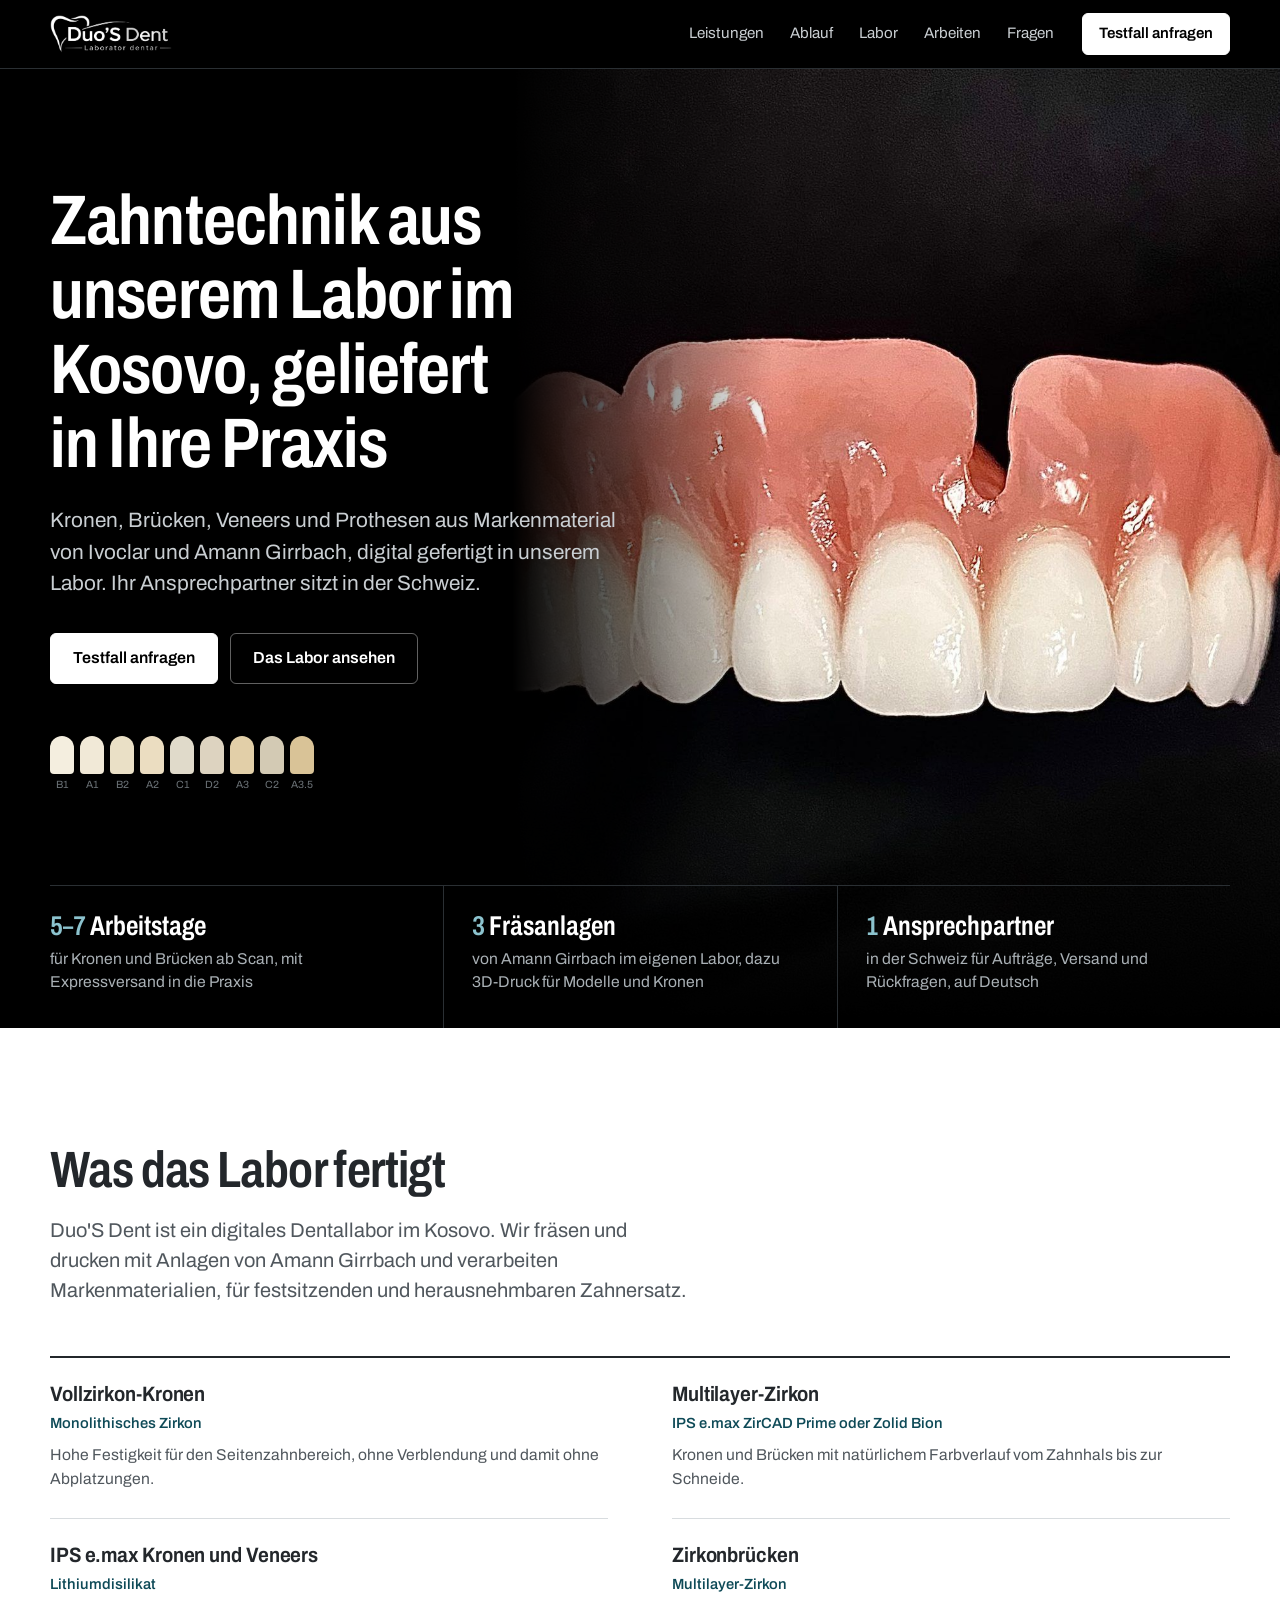
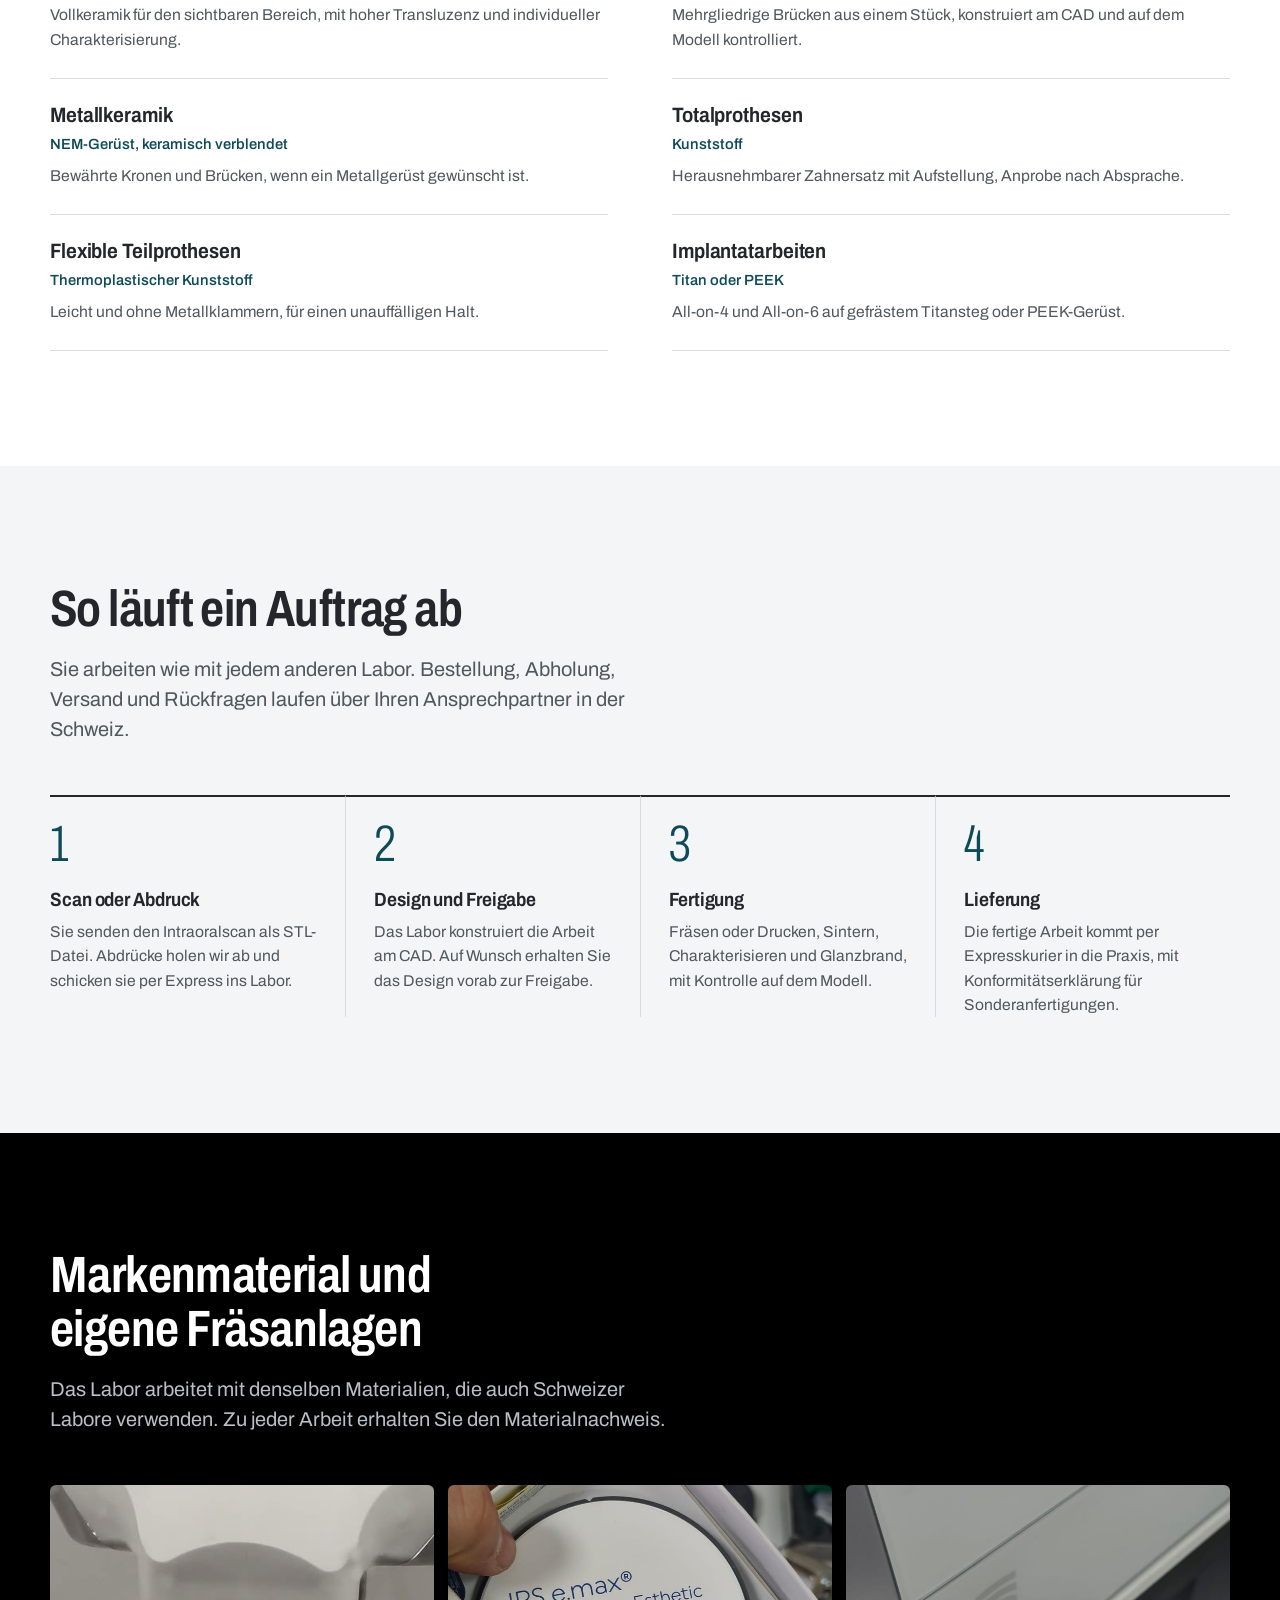
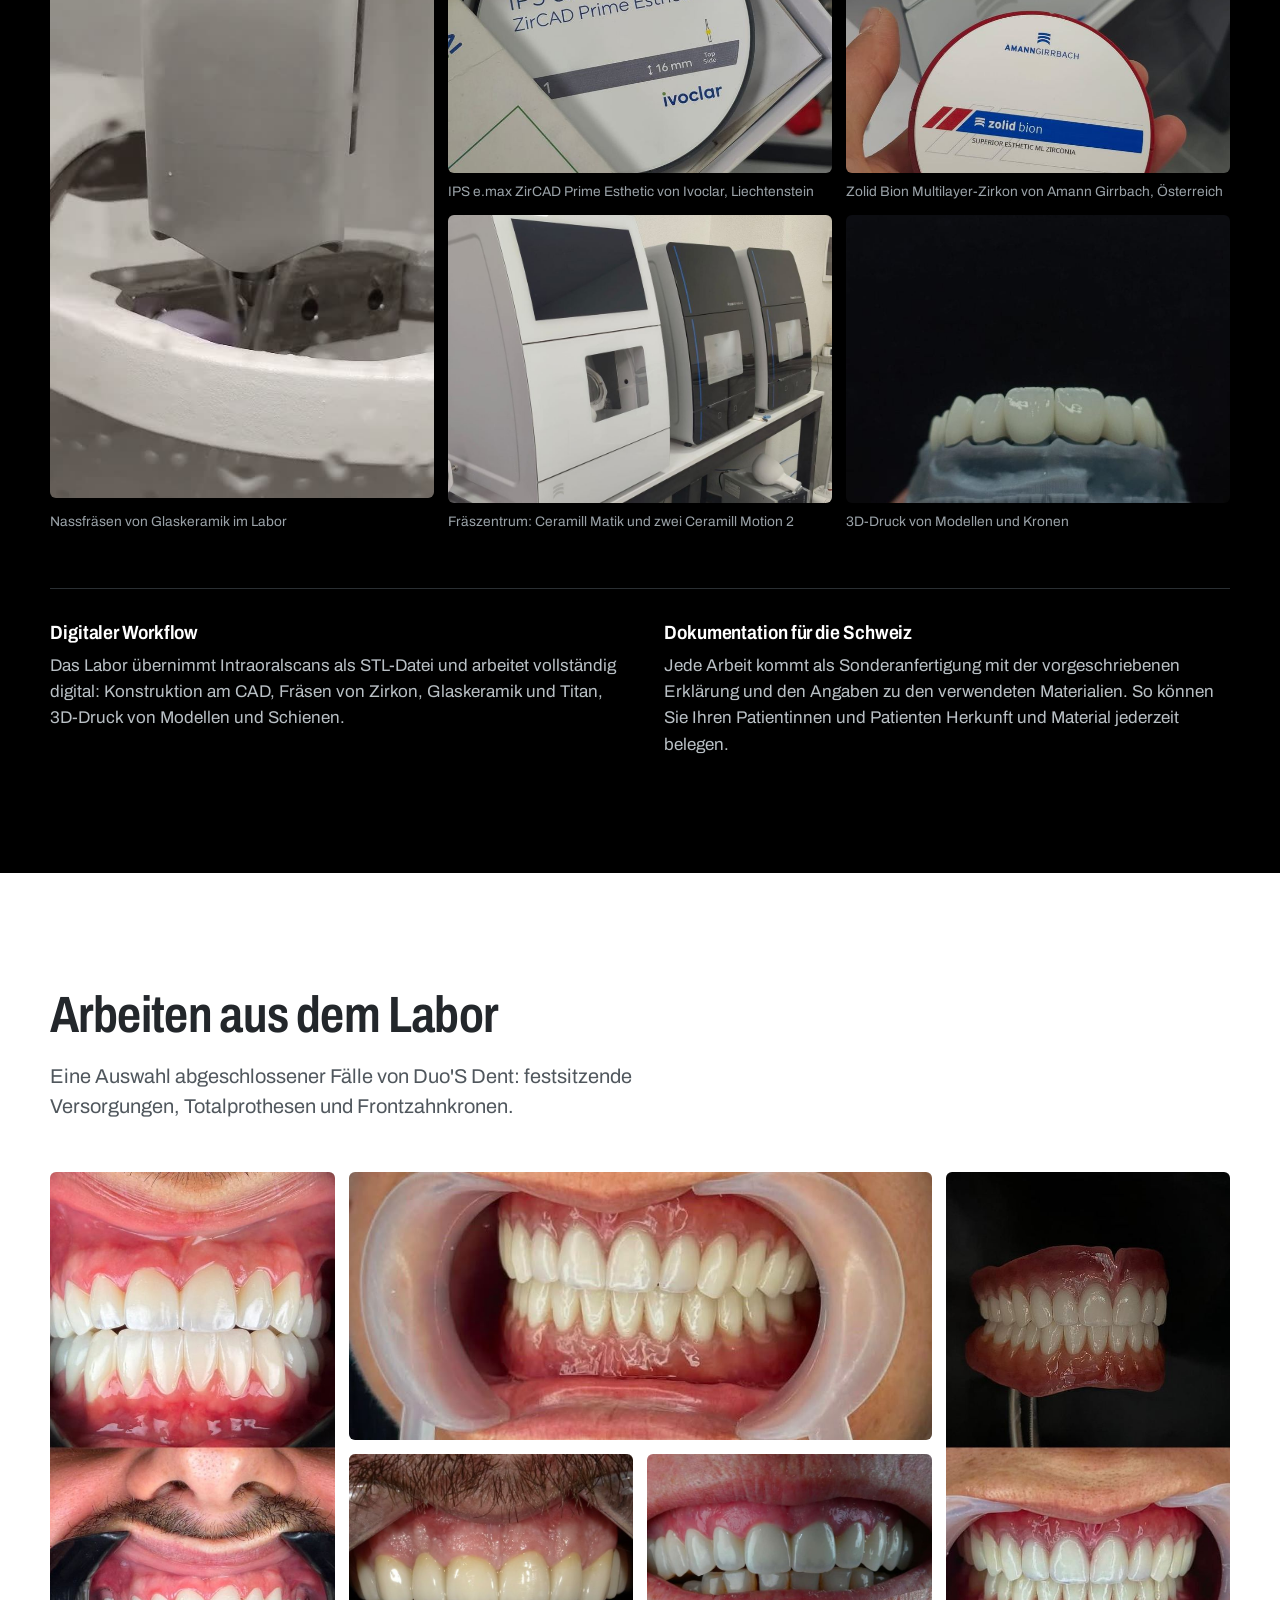
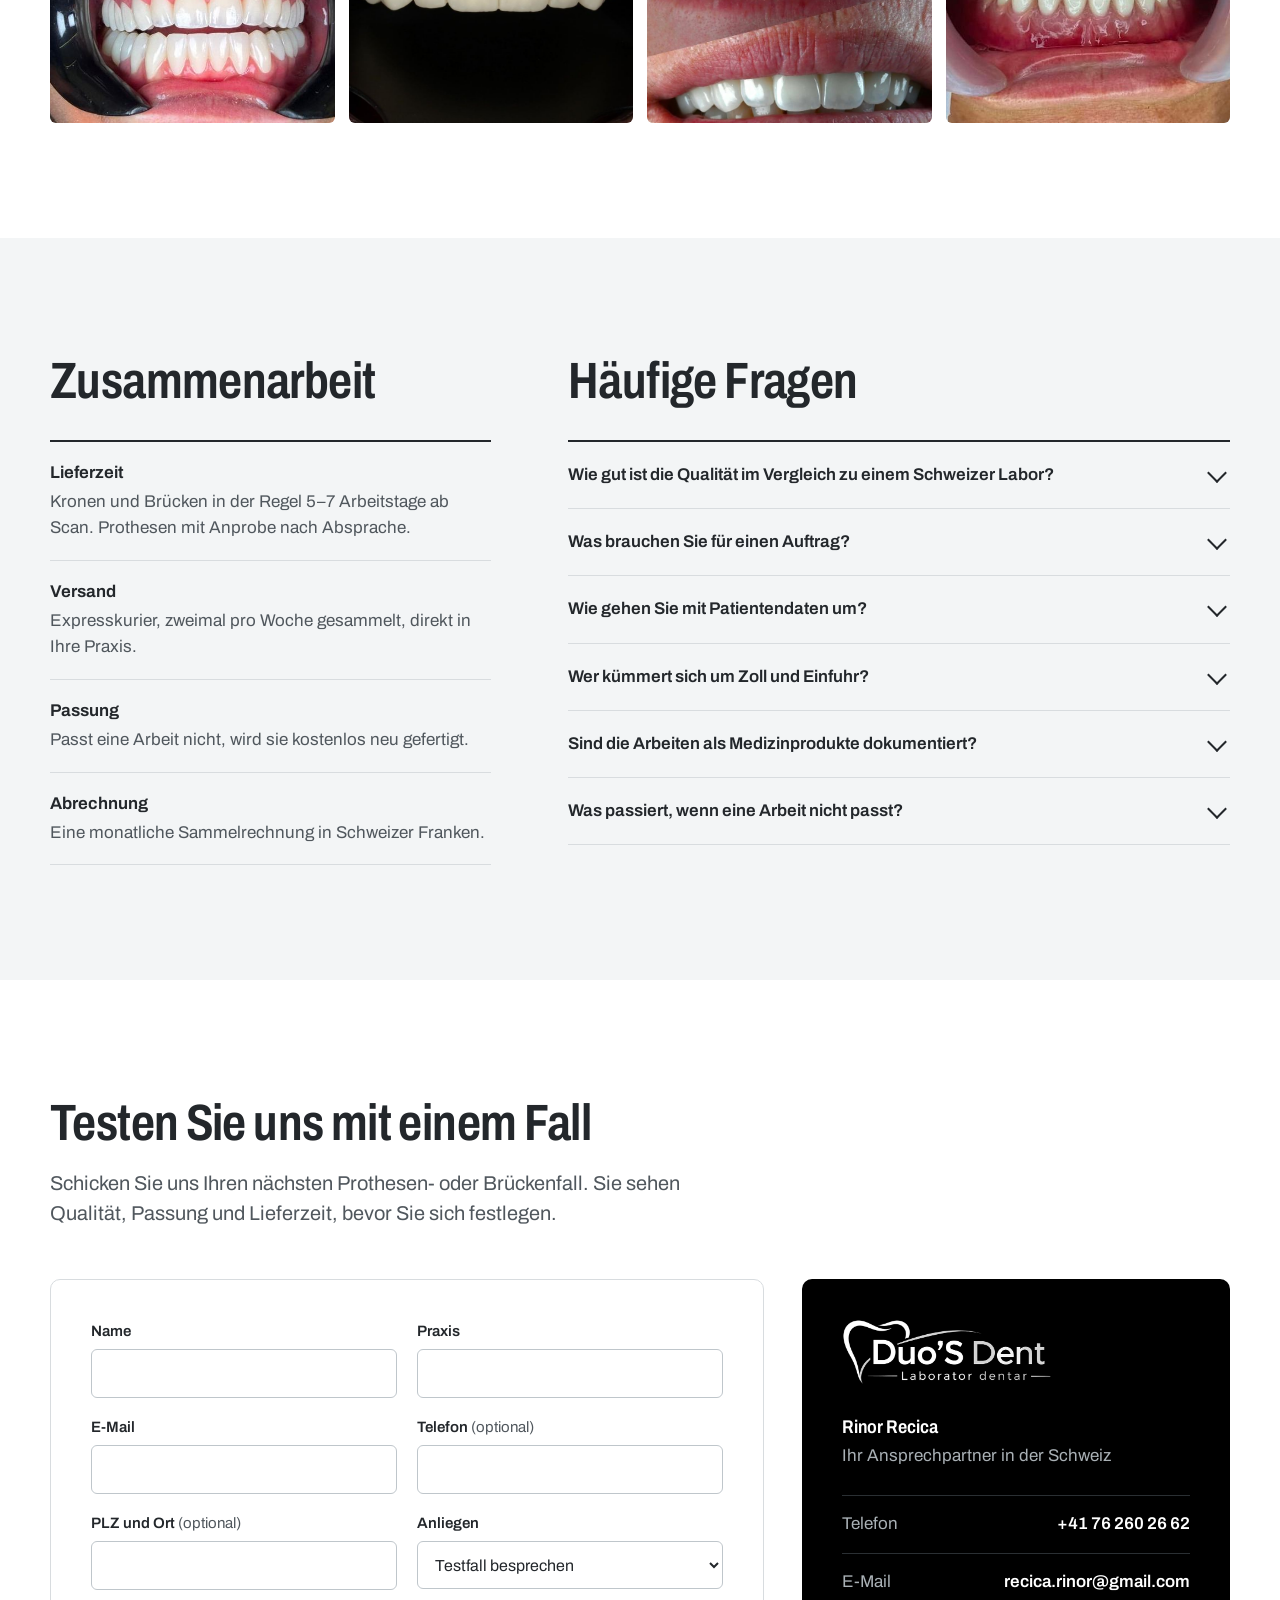
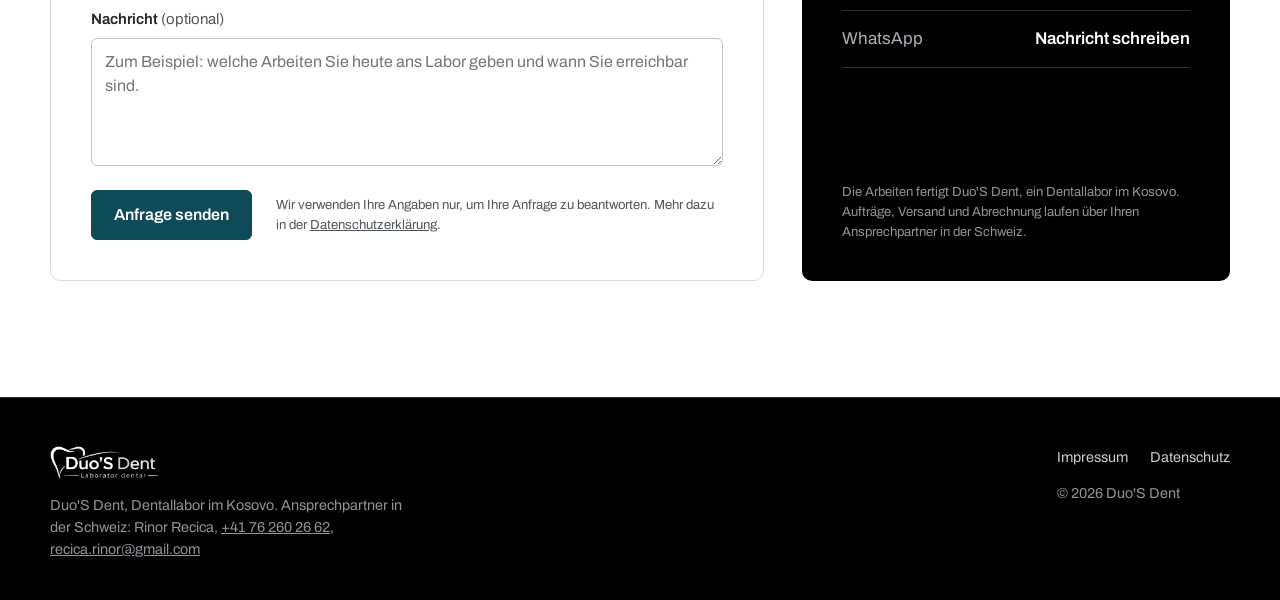
<file: index.html>
<!doctype html>
<html lang="de-CH">
<head>
<meta charset="utf-8">
<meta name="viewport" content="width=device-width, initial-scale=1">
<title>Duo'S Dent | Dentallabor für Schweizer Zahnarztpraxen</title>
<meta name="description" content="Kronen, Brücken, Veneers, Prothesen und Implantatarbeiten aus Markenmaterial, digital gefertigt in unserem Labor im Kosovo und geliefert in Ihre Praxis. Mit Ansprechpartner in der Schweiz.">
<meta name="theme-color" content="#000000">
<!-- Preview only: keeps search engines out until the legal page is complete. Remove at go-live. -->
<meta name="robots" content="noindex, nofollow">
<link rel="icon" type="image/png" sizes="32x32" href="assets/favicon-32.png">
<link rel="apple-touch-icon" href="assets/apple-touch-icon.png">
<link rel="preload" href="assets/fonts/archivo-latin.woff2" as="font" type="font/woff2" crossorigin>
<link rel="stylesheet" href="assets/site.css">

<!-- Social preview. Replace with absolute URLs (https://ihre-domain.ch/...) once the domain is known. -->
<meta property="og:type" content="website">
<meta property="og:locale" content="de_CH">
<meta property="og:title" content="Duo'S Dent: Zahntechnik aus dem Kosovo, geliefert in Ihre Praxis">
<meta property="og:description" content="Kronen, Brücken, Veneers, Prothesen und Implantatarbeiten aus Markenmaterial. Digital gefertigt, mit Ansprechpartner in der Schweiz.">
<meta property="og:image" content="assets/og-image.jpg">
<meta property="og:image:width" content="1200">
<meta property="og:image:height" content="630">
<meta name="twitter:card" content="summary_large_image">

<script type="application/ld+json">
{
  "@context": "https://schema.org",
  "@type": "Organization",
  "name": "Duo'S Dent",
  "description": "Digitales Dentallabor im Kosovo für Schweizer Zahnarztpraxen: Kronen, Brücken, Veneers, Prothesen und Implantatarbeiten.",
  "areaServed": "CH",
  "contactPoint": {
    "@type": "ContactPoint",
    "contactType": "sales",
    "name": "Rinor Recica",
    "telephone": "+41762602662",
    "email": "recica.rinor@gmail.com",
    "areaServed": "CH",
    "availableLanguage": ["de"]
  }
}
</script>
</head>
<body>
<a class="skip" href="#inhalt">Zum Inhalt springen</a>

<header class="site-header">
  <div class="wrap">
    <a class="brand" href="#top" aria-label="Duo'S Dent, zum Seitenanfang"><img src="assets/logo-white.png" width="720" height="225" alt="Duo'S Dent Laborator dentar"></a>
    <nav class="nav" aria-label="Hauptnavigation">
      <a href="#leistungen">Leistungen</a>
      <a href="#ablauf">Ablauf</a>
      <a href="#labor">Labor</a>
      <a href="#arbeiten">Arbeiten</a>
      <a href="#fragen">Fragen</a>
    </nav>
    <a class="btn btn--light btn--small" href="#kontakt" data-anliegen="Testfall besprechen">Testfall anfragen</a>
  </div>
</header>

<main id="inhalt">

<!-- ===================== HERO ===================== -->
<section class="hero" id="top">
  <div class="hero-photo"><img src="assets/cover-denture.jpg" width="1800" height="1506" alt="Totalprothese aus dem Labor Duo'S Dent" fetchpriority="high"></div>
  <div class="wrap hero-inner">
    <div class="hero-text">
      <h1>Zahntechnik aus unserem Labor im Kosovo, geliefert in Ihre Praxis</h1>
      <p class="hero-sub">Kronen, Brücken, Veneers und Prothesen aus Markenmaterial von Ivoclar und Amann Girrbach, digital gefertigt in unserem Labor. Ihr Ansprechpartner sitzt in der Schweiz.</p>
      <div class="actions">
        <a class="btn btn--light" href="#kontakt" data-anliegen="Testfall besprechen">Testfall anfragen</a>
        <a class="btn btn--ghost" href="#labor">Das Labor ansehen</a>
      </div>
      <div class="shades" aria-hidden="true">
        <span style="background:var(--b1)" data-s="B1"></span><span style="background:var(--a1)" data-s="A1"></span><span style="background:var(--b2)" data-s="B2"></span><span style="background:var(--a2)" data-s="A2"></span><span style="background:var(--c1)" data-s="C1"></span><span style="background:var(--d2)" data-s="D2"></span><span style="background:var(--a3)" data-s="A3"></span><span style="background:var(--c2)" data-s="C2"></span><span style="background:var(--a35)" data-s="A3.5"></span>
      </div>
    </div>
    <ul class="hero-facts">
      <li><b><span class="accent num">5–7</span> Arbeitstage</b>für Kronen und Brücken ab Scan, mit Expressversand in die Praxis</li>
      <li><b><span class="accent num">3</span> Fräsanlagen</b>von Amann Girrbach im eigenen Labor, dazu 3D-Druck für Modelle und Kronen</li>
      <li><b><span class="accent num">1</span> Ansprechpartner</b>in der Schweiz für Aufträge, Versand und Rückfragen, auf Deutsch</li>
    </ul>
  </div>
</section>

<!-- ===================== SERVICES ===================== -->
<section class="section" id="leistungen">
  <div class="wrap">
    <div class="sec-head">
      <h2>Was das Labor fertigt</h2>
      <p class="lead">Duo'S Dent ist ein digitales Dentallabor im Kosovo. Wir fräsen und drucken mit Anlagen von Amann Girrbach und verarbeiten Markenmaterialien, für festsitzenden und herausnehmbaren Zahnersatz.</p>
    </div>
    <ul class="services">
      <li><h3>Vollzirkon-Kronen</h3><span class="mat">Monolithisches Zirkon</span><p>Hohe Festigkeit für den Seitenzahnbereich, ohne Verblendung und damit ohne Abplatzungen.</p></li>
      <li><h3>Multilayer-Zirkon</h3><span class="mat">IPS e.max ZirCAD Prime oder Zolid Bion</span><p>Kronen und Brücken mit natürlichem Farbverlauf vom Zahnhals bis zur Schneide.</p></li>
      <li><h3>IPS e.max Kronen und Veneers</h3><span class="mat">Lithiumdisilikat</span><p>Vollkeramik für den sichtbaren Bereich, mit hoher Transluzenz und individueller Charakterisierung.</p></li>
      <li><h3>Zirkonbrücken</h3><span class="mat">Multilayer-Zirkon</span><p>Mehrgliedrige Brücken aus einem Stück, konstruiert am CAD und auf dem Modell kontrolliert.</p></li>
      <li><h3>Metallkeramik</h3><span class="mat">NEM-Gerüst, keramisch verblendet</span><p>Bewährte Kronen und Brücken, wenn ein Metallgerüst gewünscht ist.</p></li>
      <li><h3>Totalprothesen</h3><span class="mat">Kunststoff</span><p>Herausnehmbarer Zahnersatz mit Aufstellung, Anprobe nach Absprache.</p></li>
      <li><h3>Flexible Teilprothesen</h3><span class="mat">Thermoplastischer Kunststoff</span><p>Leicht und ohne Metallklammern, für einen unauffälligen Halt.</p></li>
      <li><h3>Implantatarbeiten</h3><span class="mat">Titan oder PEEK</span><p>All-on-4 und All-on-6 auf gefrästem Titansteg oder PEEK-Gerüst.</p></li>
    </ul>
  </div>
</section>

<!-- ===================== PROCESS ===================== -->
<section class="section tinted" id="ablauf">
  <div class="wrap">
    <div class="sec-head">
      <h2>So läuft ein Auftrag ab</h2>
      <p class="lead">Sie arbeiten wie mit jedem anderen Labor. Bestellung, Abholung, Versand und Rückfragen laufen über Ihren Ansprechpartner in der Schweiz.</p>
    </div>
    <ol class="steps">
      <li><h3>Scan oder Abdruck</h3><p>Sie senden den Intraoralscan als STL-Datei. Abdrücke holen wir ab und schicken sie per Express ins Labor.</p></li>
      <li><h3>Design und Freigabe</h3><p>Das Labor konstruiert die Arbeit am CAD. Auf Wunsch erhalten Sie das Design vorab zur Freigabe.</p></li>
      <li><h3>Fertigung</h3><p>Fräsen oder Drucken, Sintern, Charakterisieren und Glanzbrand, mit Kontrolle auf dem Modell.</p></li>
      <li><h3>Lieferung</h3><p>Die fertige Arbeit kommt per Expresskurier in die Praxis, mit Konformitätserklärung für Sonderanfertigungen.</p></li>
    </ol>
  </div>
</section>

<!-- ===================== LAB ===================== -->
<section class="section lab" id="labor">
  <div class="wrap">
    <div class="sec-head">
      <h2>Markenmaterial und eigene Fräsanlagen</h2>
      <p class="lead">Das Labor arbeitet mit denselben Materialien, die auch Schweizer Labore verwenden. Zu jeder Arbeit erhalten Sie den Materialnachweis.</p>
    </div>
    <div class="lab-grid">
      <figure class="video">
        <video src="assets/lab-milling-loop.mp4" poster="assets/lab-milling-poster.jpg" width="480" height="854" autoplay muted loop playsinline preload="metadata" aria-label="Video: Nassfräsen von Glaskeramik im Labor"></video>
        <figcaption>Nassfräsen von Glaskeramik im Labor</figcaption>
      </figure>
      <figure><img src="assets/mat-zircad.jpg" width="750" height="1000" loading="lazy" decoding="async" alt="Ronde IPS e.max ZirCAD Prime Esthetic"><figcaption>IPS e.max ZirCAD Prime Esthetic von Ivoclar, Liechtenstein</figcaption></figure>
      <figure><img src="assets/mat-zolid.jpg" width="750" height="1000" loading="lazy" decoding="async" alt="Ronde Zolid Bion von Amann Girrbach"><figcaption>Zolid Bion Multilayer-Zirkon von Amann Girrbach, Österreich</figcaption></figure>
      <figure><img src="assets/lab-machines.jpg" width="1000" height="750" loading="lazy" decoding="async" alt="Fräsanlagen von Amann Girrbach im Labor"><figcaption>Fräszentrum: Ceramill Matik und zwei Ceramill Motion 2</figcaption></figure>
      <figure><img src="assets/lab-printed.jpg" width="750" height="1000" loading="lazy" decoding="async" alt="3D-gedrucktes Modell mit Kronen"><figcaption>3D-Druck von Modellen und Kronen</figcaption></figure>
    </div>
    <div class="two-col">
      <div>
        <h3>Digitaler Workflow</h3>
        <p>Das Labor übernimmt Intraoralscans als STL-Datei und arbeitet vollständig digital: Konstruktion am CAD, Fräsen von Zirkon, Glaskeramik und Titan, 3D-Druck von Modellen und Schienen.</p>
      </div>
      <div>
        <h3>Dokumentation für die Schweiz</h3>
        <p>Jede Arbeit kommt als Sonderanfertigung mit der vorgeschriebenen Erklärung und den Angaben zu den verwendeten Materialien. So können Sie Ihren Patientinnen und Patienten Herkunft und Material jederzeit belegen.</p>
      </div>
    </div>
  </div>
</section>

<!-- ===================== GALLERY ===================== -->
<section class="section" id="arbeiten">
  <div class="wrap">
    <div class="sec-head">
      <h2>Arbeiten aus dem Labor</h2>
      <p class="lead">Eine Auswahl abgeschlossener Fälle von Duo'S Dent: festsitzende Versorgungen, Totalprothesen und Frontzahnkronen.</p>
    </div>
    <div class="gallery">
      <img class="g-a" src="assets/case-two-smiles.jpg" width="750" height="1000" loading="lazy" decoding="async" alt="Intraorale Aufnahmen von zwei Fällen mit festsitzender Versorgung">
      <img class="g-b" src="assets/case-fullarch.jpg" width="1000" height="636" loading="lazy" decoding="async" alt="Ganze Zahnreihe nach festsitzender Versorgung, Aufnahme mit Wangenhalter">
      <img class="g-d" src="assets/case-denture-smile.jpg" width="750" height="1000" loading="lazy" decoding="async" alt="Totalprothese aus dem Labor und eingesetzte Versorgung im Mund">
      <img class="g-c" src="assets/case-anterior.jpg" width="1000" height="750" loading="lazy" decoding="async" alt="Neue Frontzahnversorgung im Oberkiefer" style="object-position: center 30%">
      <img class="g-e" src="assets/case-smiles.jpg" width="750" height="1000" loading="lazy" decoding="async" alt="Lächeln nach Frontzahnversorgung" style="object-position: center 20%">
    </div>
  </div>
</section>

<!-- ===================== COLLABORATION + FAQ ===================== -->
<section class="section tinted" id="fragen">
  <div class="wrap terms-grid">
    <div>
      <h2>Zusammenarbeit</h2>
      <dl class="terms" style="margin-top: 32px">
        <div><dt>Lieferzeit</dt><dd>Kronen und Brücken in der Regel 5–7 Arbeitstage ab Scan. Prothesen mit Anprobe nach Absprache.</dd></div>
        <div><dt>Versand</dt><dd>Expresskurier, zweimal pro Woche gesammelt, direkt in Ihre Praxis.</dd></div>
        <div><dt>Passung</dt><dd>Passt eine Arbeit nicht, wird sie kostenlos neu gefertigt.</dd></div>
        <div><dt>Abrechnung</dt><dd>Eine monatliche Sammelrechnung in Schweizer Franken.</dd></div>
      </dl>
    </div>
    <div>
      <h2>Häufige Fragen</h2>
      <div class="faq" style="margin-top: 32px">
        <details>
          <summary>Wie gut ist die Qualität im Vergleich zu einem Schweizer Labor?</summary>
          <p>Das Labor verarbeitet dieselben Markenmaterialien wie Schweizer Labore, etwa IPS e.max von Ivoclar und Zolid Bion von Amann Girrbach, und fräst auf Anlagen von Amann Girrbach. Am einfachsten prüfen Sie es mit einem Testfall: Sie sehen Passung, Ästhetik und Lieferzeit, bevor Sie sich festlegen.</p>
        </details>
        <details>
          <summary>Was brauchen Sie für einen Auftrag?</summary>
          <p>Einen Intraoralscan als STL-Datei und den Auftrag mit Zahnfarbe und Angaben zur Versorgung. Arbeiten Sie mit Abdrücken, holen wir diese bei Ihnen ab.</p>
        </details>
        <details>
          <summary>Wie gehen Sie mit Patientendaten um?</summary>
          <p>Für die Fertigung braucht das Labor keine Namen. Aufträge laufen über eine Fallnummer, Scan und Auftrag enthalten keine Personendaten Ihrer Patientinnen und Patienten.</p>
        </details>
        <details>
          <summary>Wer kümmert sich um Zoll und Einfuhr?</summary>
          <p>Wir. Die Arbeiten kommen verzollt in Ihre Praxis, und Sie erhalten eine Rechnung in Schweizer Franken.</p>
        </details>
        <details>
          <summary>Sind die Arbeiten als Medizinprodukte dokumentiert?</summary>
          <p>Ja. Jede Arbeit kommt als Sonderanfertigung mit der vorgeschriebenen Erklärung und den Angaben zu den verwendeten Materialien. So können Sie Ihren Patientinnen und Patienten Herkunft und Material jederzeit belegen.</p>
        </details>
        <details>
          <summary>Was passiert, wenn eine Arbeit nicht passt?</summary>
          <p>Dann wird sie kostenlos neu gefertigt. Korrekturen besprechen Sie mit Ihrem Ansprechpartner in der Schweiz, der sie direkt mit dem Labor klärt.</p>
        </details>
      </div>
    </div>
  </div>
</section>

<!-- ===================== CONTACT ===================== -->
<section class="section" id="kontakt">
  <div class="wrap">
    <div class="sec-head">
      <h2>Testen Sie uns mit einem Fall</h2>
      <p class="lead">Schicken Sie uns Ihren nächsten Prothesen- oder Brückenfall. Sie sehen Qualität, Passung und Lieferzeit, bevor Sie sich festlegen.</p>
    </div>
    <div class="contact-grid">
      <form class="form-card" id="anfrage" action="#" method="post">
        <div class="fields">
          <div class="field"><label for="f-name">Name</label><input id="f-name" name="name" autocomplete="name" required></div>
          <div class="field"><label for="f-praxis">Praxis</label><input id="f-praxis" name="praxis" autocomplete="organization" required></div>
          <div class="field"><label for="f-email">E-Mail</label><input id="f-email" name="email" type="email" autocomplete="email" required></div>
          <div class="field"><label for="f-tel">Telefon <span class="opt">(optional)</span></label><input id="f-tel" name="telefon" type="tel" autocomplete="tel"></div>
          <div class="field"><label for="f-ort">PLZ und Ort <span class="opt">(optional)</span></label><input id="f-ort" name="ort" autocomplete="address-level2"></div>
          <div class="field"><label for="f-anliegen">Anliegen</label>
            <select id="f-anliegen" name="anliegen">
              <option>Testfall besprechen</option>
              <option>Unterlagen anfordern</option>
              <option>Fragen zu Material oder Ablauf</option>
              <option>Etwas anderes</option>
            </select>
          </div>
          <div class="field full"><label for="f-msg">Nachricht <span class="opt">(optional)</span></label><textarea id="f-msg" name="nachricht" placeholder="Zum Beispiel: welche Arbeiten Sie heute ans Labor geben und wann Sie erreichbar sind."></textarea></div>
          <div class="hp" aria-hidden="true"><label for="f-hp">Bitte leer lassen</label><input id="f-hp" name="_gotcha" tabindex="-1" autocomplete="off"></div>
        </div>
        <div class="form-foot">
          <button class="btn" type="submit">Anfrage senden</button>
          <p class="small">Wir verwenden Ihre Angaben nur, um Ihre Anfrage zu beantworten. Mehr dazu in der <a href="rechtliches.html#datenschutz">Datenschutzerklärung</a>.</p>
        </div>
        <p class="form-status" id="form-status" role="status" hidden></p>
      </form>

      <aside class="contact-card" aria-label="Direkter Kontakt">
        <img src="assets/logo-white.png" width="720" height="225" alt="Duo'S Dent" loading="lazy">
        <p class="who">Rinor Recica</p>
        <p class="role">Ihr Ansprechpartner in der Schweiz</p>
        <ul class="contact-links">
          <li><a href="tel:+41762602662"><span>Telefon</span><span class="num">+41 76 260 26 62</span></a></li>
          <li><a href="mailto:recica.rinor@gmail.com"><span>E-Mail</span><span>recica.rinor@gmail.com</span></a></li>
          <li><a href="https://wa.me/41762602662" target="_blank" rel="noopener"><span>WhatsApp</span><span>Nachricht schreiben</span></a></li>
        </ul>
        <p class="small">Die Arbeiten fertigt Duo'S Dent, ein Dentallabor im Kosovo. Aufträge, Versand und Abrechnung laufen über Ihren Ansprechpartner in der Schweiz.</p>
      </aside>
    </div>
  </div>
</section>

</main>

<footer class="site-footer">
  <div class="wrap">
    <div>
      <img src="assets/logo-white.png" width="720" height="225" alt="Duo'S Dent" loading="lazy">
      <p>Duo'S Dent, Dentallabor im Kosovo. Ansprechpartner in der Schweiz: Rinor Recica, <a href="tel:+41762602662">+41 76 260 26 62</a>, <a href="mailto:recica.rinor@gmail.com">recica.rinor@gmail.com</a></p>
    </div>
    <div>
      <ul class="foot-links">
        <li><a href="rechtliches.html#impressum">Impressum</a></li>
        <li><a href="rechtliches.html#datenschutz">Datenschutz</a></li>
      </ul>
      <p>© <span id="year">2026</span> Duo'S Dent</p>
    </div>
  </div>
</footer>

<script>
(() => {
  // Form delivery: leave empty to open the visitor's e-mail program with a prepared message.
  // To receive submissions directly, paste a form endpoint here (e.g. Formspree: "https://formspree.io/f/xxxxxxx").
  const FORM_ENDPOINT = "";
  const MAIL_TO = "recica.rinor@gmail.com";
  const reduceMotion = matchMedia("(prefers-reduced-motion: reduce)").matches;

  // Links that lead to the form preselect the matching topic.
  const topic = document.getElementById("f-anliegen");
  document.querySelectorAll("[data-anliegen]").forEach(a =>
    a.addEventListener("click", () => { topic.value = a.dataset.anliegen; }));

  // Contact form
  const form = document.getElementById("anfrage");
  const status = document.getElementById("form-status");
  const show = (msg, isError = false) => {
    status.textContent = msg; status.hidden = false; status.classList.toggle("is-error", isError);
  };
  form.addEventListener("submit", async e => {
    e.preventDefault();
    const d = new FormData(form);
    if (d.get("_gotcha")) return;
    if (!FORM_ENDPOINT) {
      const body = [
        `Name: ${d.get("name")}`, `Praxis: ${d.get("praxis")}`, `Ort: ${d.get("ort") || "-"}`,
        `E-Mail: ${d.get("email")}`, `Telefon: ${d.get("telefon") || "-"}`, "", d.get("nachricht") || ""
      ].join("\n");
      location.href = `mailto:${MAIL_TO}?subject=${encodeURIComponent("Anfrage über die Website: " + d.get("anliegen"))}&body=${encodeURIComponent(body)}`;
      show(`Ihr E-Mail-Programm öffnet sich mit der fertigen Nachricht. Bitte senden Sie sie dort ab. Falls sich nichts öffnet, schreiben Sie direkt an ${MAIL_TO}.`);
      return;
    }
    const btn = form.querySelector("button[type=submit]");
    btn.disabled = true;
    try {
      const r = await fetch(FORM_ENDPOINT, { method: "POST", body: d, headers: { Accept: "application/json" } });
      if (!r.ok) throw new Error(r.status);
      form.reset();
      show("Danke, Ihre Anfrage ist angekommen. Rinor Recica meldet sich bei Ihnen.");
    } catch {
      show(`Die Anfrage konnte nicht gesendet werden. Bitte rufen Sie an (+41 76 260 26 62) oder schreiben Sie an ${MAIL_TO}.`, true);
    } finally {
      btn.disabled = false;
    }
  });

  // Milling video: no autoplay for reduced motion, pause when off screen.
  const video = document.querySelector(".lab video");
  if (video) {
    if (reduceMotion) {
      video.removeAttribute("autoplay"); video.pause(); video.controls = true;
    } else if ("IntersectionObserver" in window) {
      new IntersectionObserver(([e]) => { e.isIntersecting ? video.play().catch(() => {}) : video.pause(); }).observe(video);
    }
  }

  document.getElementById("year").textContent = new Date().getFullYear();
})();
</script>
</body>
</html>
</file>
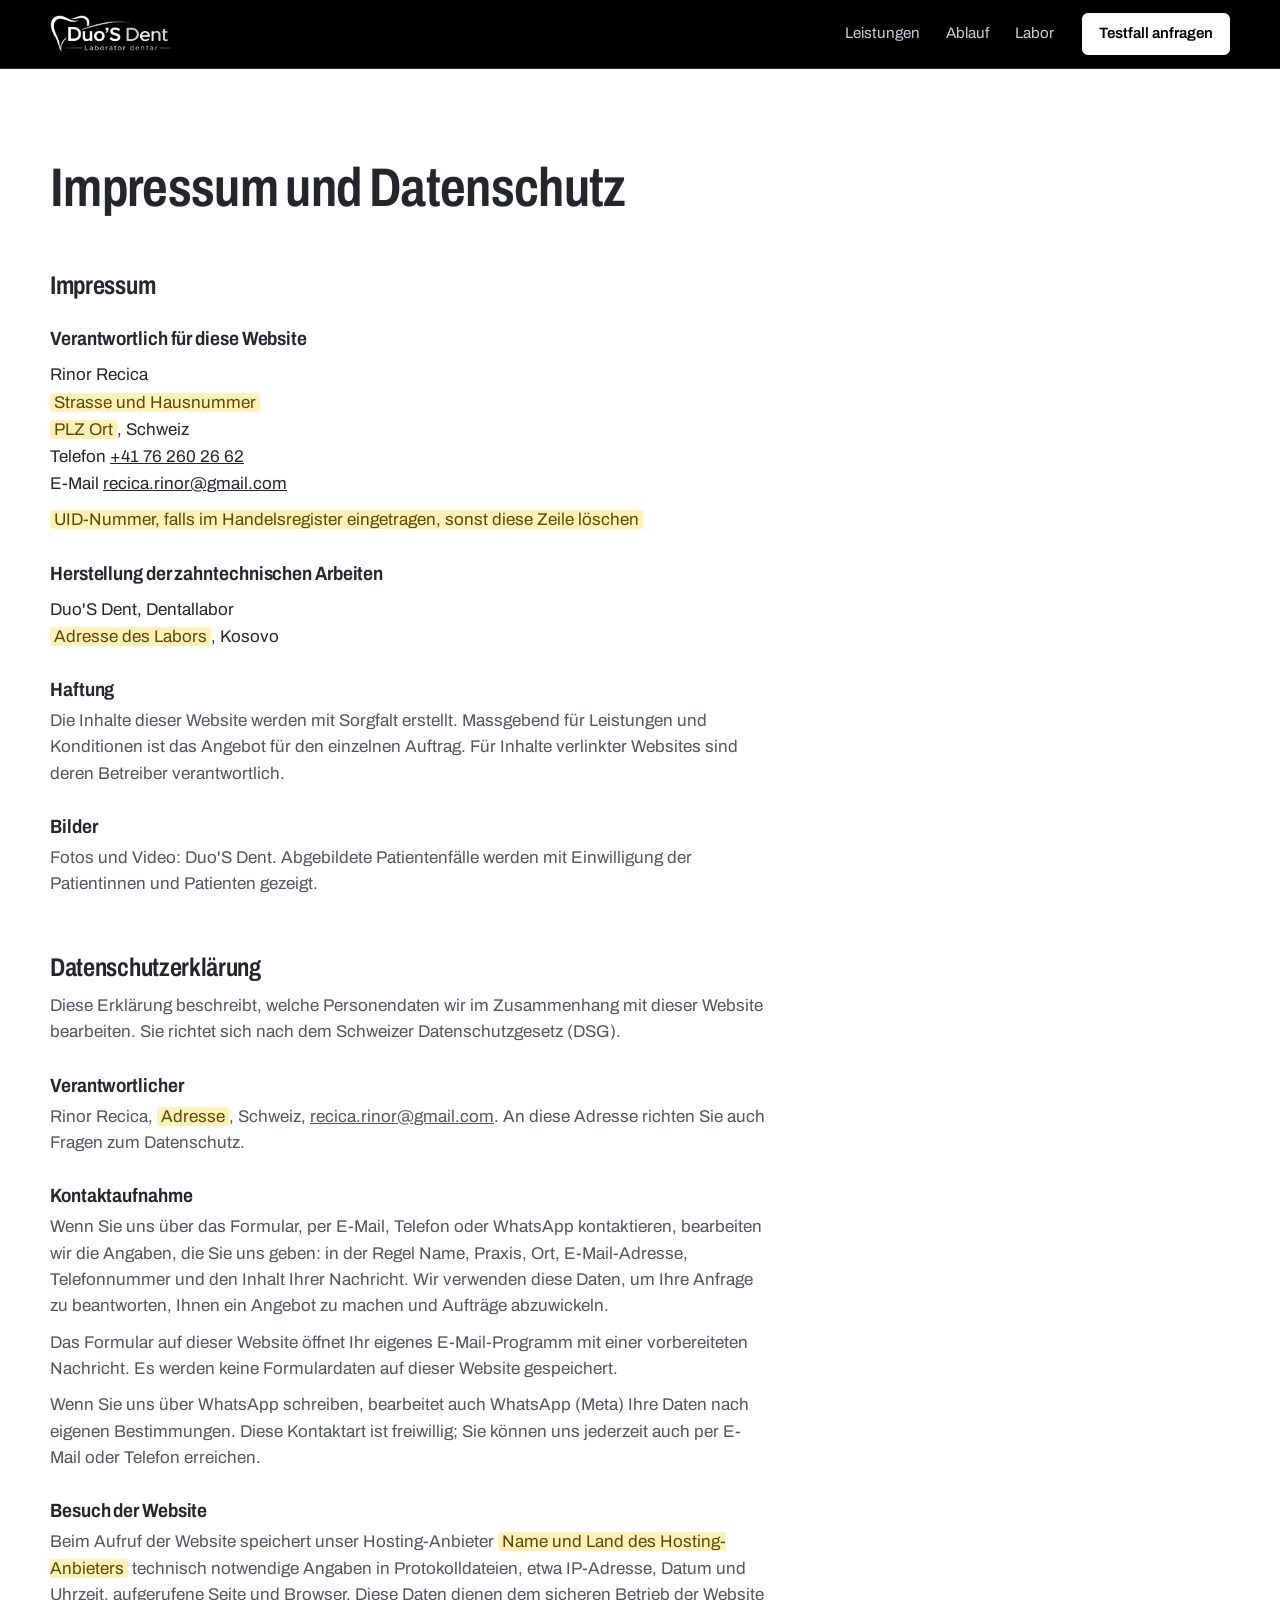
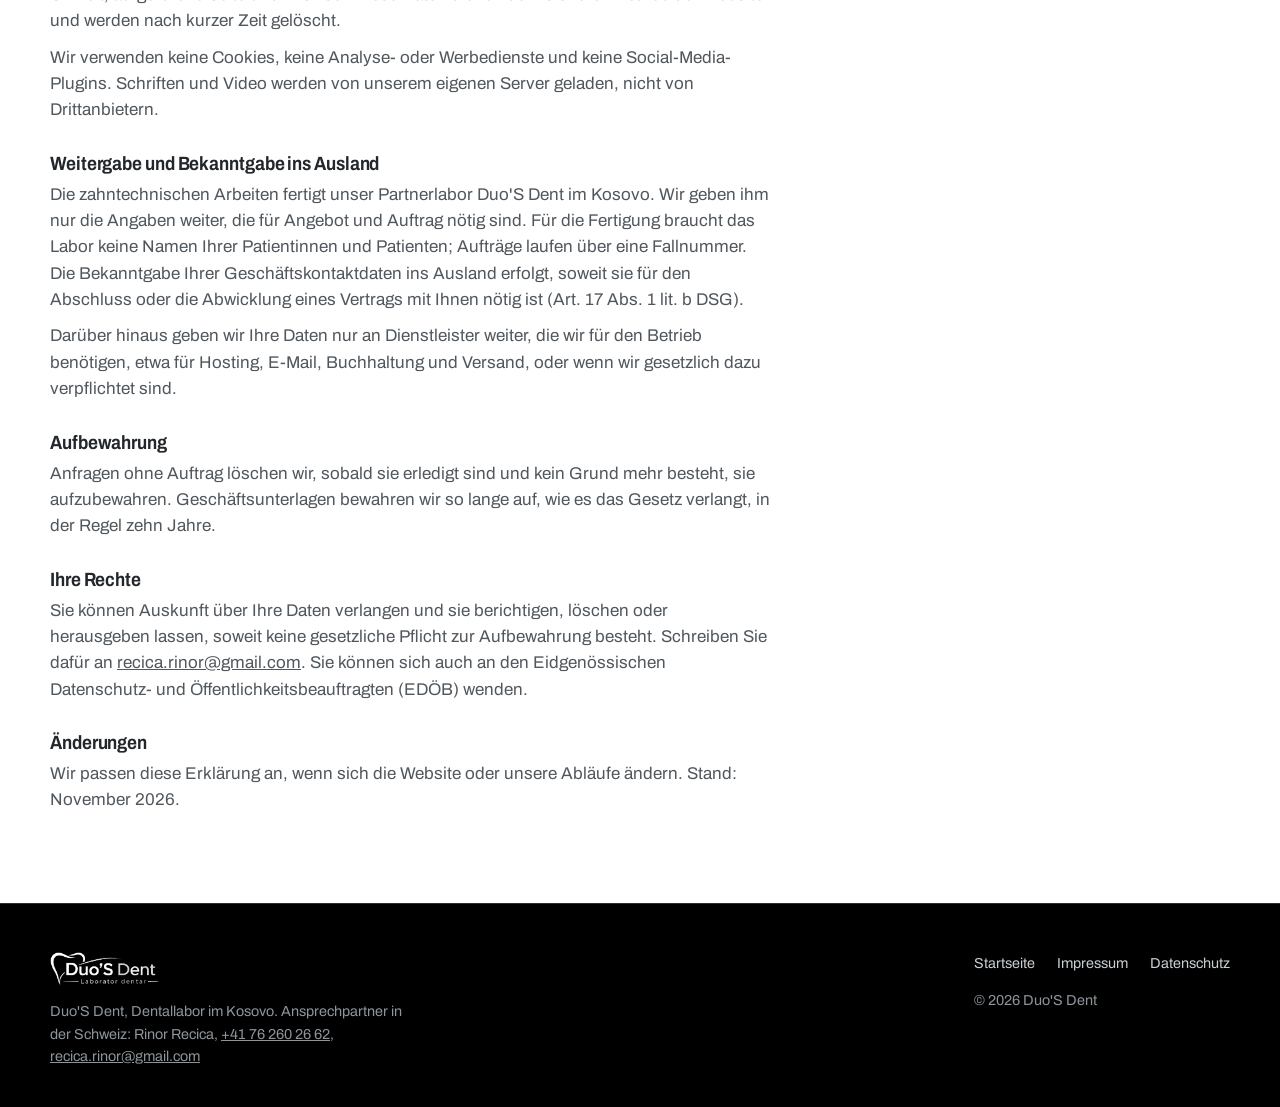
<file: rechtliches.html>
<!doctype html>
<html lang="de-CH">
<head>
<meta charset="utf-8">
<meta name="viewport" content="width=device-width, initial-scale=1">
<title>Impressum und Datenschutz | Duo'S Dent</title>
<meta name="robots" content="noindex">
<meta name="theme-color" content="#000000">
<link rel="icon" type="image/png" sizes="32x32" href="assets/favicon-32.png">
<link rel="apple-touch-icon" href="assets/apple-touch-icon.png">
<link rel="stylesheet" href="assets/site.css">
</head>
<body>
<a class="skip" href="#inhalt">Zum Inhalt springen</a>

<header class="site-header">
  <div class="wrap">
    <a class="brand" href="index.html" aria-label="Duo'S Dent, zur Startseite"><img src="assets/logo-white.png" width="720" height="225" alt="Duo'S Dent Laborator dentar"></a>
    <nav class="nav" aria-label="Hauptnavigation">
      <a href="index.html#leistungen">Leistungen</a>
      <a href="index.html#ablauf">Ablauf</a>
      <a href="index.html#labor">Labor</a>
    </nav>
    <a class="btn btn--light btn--small" href="index.html#kontakt">Testfall anfragen</a>
  </div>
</header>

<!-- Before going live: fill in every highlighted .todo placeholder below. -->
<main id="inhalt" class="legal">
  <div class="wrap">
    <h1>Impressum und Datenschutz</h1>

    <h2 id="impressum">Impressum</h2>

    <h3>Verantwortlich für diese Website</h3>
    <address>
      Rinor Recica<br>
      <span class="todo">Strasse und Hausnummer</span><br>
      <span class="todo">PLZ Ort</span>, Schweiz<br>
      Telefon <a href="tel:+41762602662">+41 76 260 26 62</a><br>
      E-Mail <a href="mailto:recica.rinor@gmail.com">recica.rinor@gmail.com</a>
    </address>
    <p style="margin-top:10px"><span class="todo">UID-Nummer, falls im Handelsregister eingetragen, sonst diese Zeile löschen</span></p>

    <h3>Herstellung der zahntechnischen Arbeiten</h3>
    <address>
      Duo'S Dent, Dentallabor<br>
      <span class="todo">Adresse des Labors</span>, Kosovo
    </address>

    <h3>Haftung</h3>
    <p>Die Inhalte dieser Website werden mit Sorgfalt erstellt. Massgebend für Leistungen und Konditionen ist das Angebot für den einzelnen Auftrag. Für Inhalte verlinkter Websites sind deren Betreiber verantwortlich.</p>

    <h3>Bilder</h3>
    <p>Fotos und Video: Duo'S Dent. Abgebildete Patientenfälle werden mit Einwilligung der Patientinnen und Patienten gezeigt.</p>

    <h2 id="datenschutz">Datenschutzerklärung</h2>
    <p>Diese Erklärung beschreibt, welche Personendaten wir im Zusammenhang mit dieser Website bearbeiten. Sie richtet sich nach dem Schweizer Datenschutzgesetz (DSG).</p>

    <h3>Verantwortlicher</h3>
    <p>Rinor Recica, <span class="todo">Adresse</span>, Schweiz, <a href="mailto:recica.rinor@gmail.com">recica.rinor@gmail.com</a>. An diese Adresse richten Sie auch Fragen zum Datenschutz.</p>

    <h3>Kontaktaufnahme</h3>
    <p>Wenn Sie uns über das Formular, per E-Mail, Telefon oder WhatsApp kontaktieren, bearbeiten wir die Angaben, die Sie uns geben: in der Regel Name, Praxis, Ort, E-Mail-Adresse, Telefonnummer und den Inhalt Ihrer Nachricht. Wir verwenden diese Daten, um Ihre Anfrage zu beantworten, Ihnen ein Angebot zu machen und Aufträge abzuwickeln.</p>
    <p>Das Formular auf dieser Website öffnet Ihr eigenes E-Mail-Programm mit einer vorbereiteten Nachricht. Es werden keine Formulardaten auf dieser Website gespeichert.</p>
    <!-- If a form service is configured in index.html (FORM_ENDPOINT), name it here, e.g.
         "Formularangaben werden über den Dienst Formspree (Formspree Inc., USA) an uns übermittelt." -->
    <p>Wenn Sie uns über WhatsApp schreiben, bearbeitet auch WhatsApp (Meta) Ihre Daten nach eigenen Bestimmungen. Diese Kontaktart ist freiwillig; Sie können uns jederzeit auch per E-Mail oder Telefon erreichen.</p>

    <h3>Besuch der Website</h3>
    <p>Beim Aufruf der Website speichert unser Hosting-Anbieter <span class="todo">Name und Land des Hosting-Anbieters</span> technisch notwendige Angaben in Protokolldateien, etwa IP-Adresse, Datum und Uhrzeit, aufgerufene Seite und Browser. Diese Daten dienen dem sicheren Betrieb der Website und werden nach kurzer Zeit gelöscht.</p>
    <p>Wir verwenden keine Cookies, keine Analyse- oder Werbedienste und keine Social-Media-Plugins. Schriften und Video werden von unserem eigenen Server geladen, nicht von Drittanbietern.</p>

    <h3>Weitergabe und Bekanntgabe ins Ausland</h3>
    <p>Die zahntechnischen Arbeiten fertigt unser Partnerlabor Duo'S Dent im Kosovo. Wir geben ihm nur die Angaben weiter, die für Angebot und Auftrag nötig sind. Für die Fertigung braucht das Labor keine Namen Ihrer Patientinnen und Patienten; Aufträge laufen über eine Fallnummer. Die Bekanntgabe Ihrer Geschäftskontaktdaten ins Ausland erfolgt, soweit sie für den Abschluss oder die Abwicklung eines Vertrags mit Ihnen nötig ist (Art. 17 Abs. 1 lit. b DSG).</p>
    <p>Darüber hinaus geben wir Ihre Daten nur an Dienstleister weiter, die wir für den Betrieb benötigen, etwa für Hosting, E-Mail, Buchhaltung und Versand, oder wenn wir gesetzlich dazu verpflichtet sind.</p>

    <h3>Aufbewahrung</h3>
    <p>Anfragen ohne Auftrag löschen wir, sobald sie erledigt sind und kein Grund mehr besteht, sie aufzubewahren. Geschäftsunterlagen bewahren wir so lange auf, wie es das Gesetz verlangt, in der Regel zehn Jahre.</p>

    <h3>Ihre Rechte</h3>
    <p>Sie können Auskunft über Ihre Daten verlangen und sie berichtigen, löschen oder herausgeben lassen, soweit keine gesetzliche Pflicht zur Aufbewahrung besteht. Schreiben Sie dafür an <a href="mailto:recica.rinor@gmail.com">recica.rinor@gmail.com</a>. Sie können sich auch an den Eidgenössischen Datenschutz- und Öffentlichkeitsbeauftragten (EDÖB) wenden.</p>

    <h3>Änderungen</h3>
    <p>Wir passen diese Erklärung an, wenn sich die Website oder unsere Abläufe ändern. Stand: November 2026.</p>
  </div>
</main>

<footer class="site-footer">
  <div class="wrap">
    <div>
      <img src="assets/logo-white.png" width="720" height="225" alt="Duo'S Dent" loading="lazy">
      <p>Duo'S Dent, Dentallabor im Kosovo. Ansprechpartner in der Schweiz: Rinor Recica, <a href="tel:+41762602662">+41 76 260 26 62</a>, <a href="mailto:recica.rinor@gmail.com">recica.rinor@gmail.com</a></p>
    </div>
    <div>
      <ul class="foot-links">
        <li><a href="index.html">Startseite</a></li>
        <li><a href="#impressum">Impressum</a></li>
        <li><a href="#datenschutz">Datenschutz</a></li>
      </ul>
      <p>© 2026 Duo'S Dent</p>
    </div>
  </div>
</footer>
</body>
</html>
</file>
<file: assets/site.css>
/* Duo'S Dent landing page. Tokens shared with brochure/brochure.html so print and web read as one brand. */

@font-face {
  font-family: "Archivo";
  src: url("fonts/archivo-latin-ext.woff2") format("woff2");
  font-weight: 100 900; font-stretch: 62% 125%; font-style: normal; font-display: swap;
  unicode-range: U+0100-02BA, U+02BD-02C5, U+02C7-02CC, U+02CE-02D7, U+02DD-02FF, U+0304, U+0308, U+0329, U+1D00-1DBF, U+1E00-1E9F, U+1EF2-1EFF, U+2020, U+20A0-20AB, U+20AD-20C4, U+2113, U+2C60-2C7F, U+A720-A7FF;
}
@font-face {
  font-family: "Archivo";
  src: url("fonts/archivo-latin.woff2") format("woff2");
  font-weight: 100 900; font-stretch: 62% 125%; font-style: normal; font-display: swap;
  unicode-range: U+0000-00FF, U+0131, U+0152-0153, U+02BB-02BC, U+02C6, U+02DA, U+02DC, U+0304, U+0308, U+0329, U+2000-206F, U+20AC, U+2122, U+2191, U+2193, U+2212, U+2215, U+FEFF, U+FFFD;
}

:root {
  --black: #000;
  --ink: #23272B;
  --ink-soft: #50575D;
  --silver: #A3A9AE;
  --line: #D8DCDF;
  --line-dark: #2A2F33;
  --panel: #F3F5F6;
  --paper: #FFFFFF;
  --petrol: #0E4A57;
  --petrol-deep: #0A3943;
  --petrol-soft: #DCE8EA;
  --petrol-light: #8CC3CE;
  /* tooth shade tabs (approximate VITA classical tones) */
  --a1: #F1E9D7; --a2: #EBDDC1; --a3: #E2CFA8; --a35: #D9C397;
  --b1: #F4EEDF; --b2: #EAE0C6; --c1: #E0DACA; --c2: #D3CAB4; --d2: #DDD3C0;

  --gutter: 24px;
  --section: clamp(64px, 9vw, 120px);
  --radius: 8px;
}

* { box-sizing: border-box; margin: 0; padding: 0; }
html { scroll-behavior: smooth; scroll-padding-top: 84px; -webkit-text-size-adjust: 100%; }
body {
  font-family: "Archivo", "Helvetica Neue", Arial, sans-serif;
  font-size: 17px;
  line-height: 1.55;
  color: var(--ink);
  background: var(--paper);
  -webkit-font-smoothing: antialiased;
}
img, video { display: block; max-width: 100%; height: auto; }
a { color: inherit; }
:focus-visible { outline: 3px solid var(--petrol-light); outline-offset: 3px; border-radius: 4px; }

.wrap { width: min(1180px, 100% - 2 * var(--gutter)); margin-inline: auto; }
.num { font-feature-settings: "tnum" 1, "lnum" 1; }

/* type */
h1, h2, h3 { font-weight: 640; font-stretch: 78%; letter-spacing: -0.012em; line-height: 1.06; text-wrap: balance; }
h1 { font-size: clamp(2.5rem, 1.5rem + 3.6vw, 4.6rem); }
h2 { font-size: clamp(2rem, 1.35rem + 2.3vw, 3.2rem); max-width: 24ch; }
h3 { font-size: 1.2rem; font-stretch: 88%; font-weight: 650; line-height: 1.25; letter-spacing: -0.005em; }
p { max-width: 64ch; }
.lead { font-size: clamp(1.08rem, 1rem + 0.35vw, 1.25rem); line-height: 1.5; color: var(--ink-soft); margin-top: 18px; max-width: 58ch; }
.small { font-size: 0.82rem; line-height: 1.5; color: var(--ink-soft); }

.section { padding-block: var(--section); }
.sec-head { margin-bottom: clamp(32px, 4vw, 52px); }

/* buttons */
.btn {
  display: inline-flex; align-items: center; justify-content: center;
  min-height: 48px; padding: 12px 22px; border-radius: 6px;
  font: inherit; font-weight: 600; font-size: 1rem; text-decoration: none; cursor: pointer;
  background: var(--petrol); color: #fff; border: 1px solid var(--petrol);
  transition: background-color .15s, border-color .15s, color .15s;
}
.btn:hover { background: var(--petrol-deep); border-color: var(--petrol-deep); }
.btn--light { background: #fff; color: #000; border-color: #fff; }
.btn--light:hover { background: var(--petrol-soft); border-color: var(--petrol-soft); }
.btn--ghost { background: transparent; color: #fff; border-color: rgba(255,255,255,.38); }
.btn--ghost:hover { background: rgba(255,255,255,.08); border-color: #fff; }
.btn--small { min-height: 40px; padding: 8px 16px; font-size: .94rem; }

.visually-hidden { position: absolute; width: 1px; height: 1px; overflow: hidden; clip: rect(0 0 0 0); white-space: nowrap; }

/* skip link */
.skip { position: absolute; left: 12px; top: -60px; z-index: 100; background: #fff; color: #000; padding: 10px 14px; border-radius: 6px; }
.skip:focus { top: 12px; }

/* ---------------- header ---------------- */
.site-header { position: sticky; top: 0; z-index: 50; background: var(--black); color: #fff; border-bottom: 1px solid var(--line-dark); }
.site-header .wrap { display: flex; align-items: center; gap: 28px; height: 68px; }
.brand { display: block; flex: none; }
.brand img { height: 38px; width: auto; }
.nav { display: flex; gap: 26px; margin-left: auto; }
.nav a { color: #C9CED2; text-decoration: none; font-size: .95rem; }
.nav a:hover { color: #fff; }
.site-header .btn { flex: none; }

/* ---------------- hero ---------------- */
.hero { position: relative; background: var(--black); color: #fff; overflow: hidden; }
.hero-photo { position: absolute; top: 0; right: 0; bottom: 0; width: 60%; }
.hero-photo img {
  width: 100%; height: 100%; object-fit: cover; object-position: 40% 46%;
  -webkit-mask-image: linear-gradient(to right, transparent 0%, #000 34%), linear-gradient(to bottom, #000 72%, transparent 100%);
  -webkit-mask-composite: source-in;
          mask-image: linear-gradient(to right, transparent 0%, #000 34%), linear-gradient(to bottom, #000 72%, transparent 100%);
          mask-composite: intersect;
}
.hero-inner { position: relative; padding-top: clamp(72px, 9vw, 128px); }
.hero-text { max-width: 620px; }
.hero h1 { color: #fff; }
.hero-sub { margin-top: 24px; font-size: clamp(1.08rem, 1rem + .4vw, 1.3rem); line-height: 1.5; color: #C9CED2; max-width: 50ch; }
.actions { display: flex; flex-wrap: wrap; gap: 12px; margin-top: 34px; }

.shades { display: flex; gap: 6px; margin-top: 52px; padding-bottom: 22px; }
.shades span { width: 24px; height: 38px; border-radius: 12px 12px 4px 4px; position: relative; }
.shades span::after { content: attr(data-s); position: absolute; left: 0; right: 0; bottom: -20px; text-align: center; font-size: 10.5px; color: #6C7378; }

.hero-facts { list-style: none; display: grid; grid-template-columns: repeat(3, 1fr); margin-top: clamp(56px, 7vw, 96px); border-top: 1px solid var(--line-dark); }
.hero-facts li { padding: 26px 28px 34px 0; color: #A9B0B5; font-size: .98rem; line-height: 1.45; }
.hero-facts li + li { padding-left: 28px; border-left: 1px solid var(--line-dark); }
.hero-facts b { display: block; color: #fff; font-size: 1.7rem; font-weight: 640; font-stretch: 75%; line-height: 1.1; margin-bottom: 6px; }
.hero-facts b .accent { color: var(--petrol-light); }

/* ---------------- services ---------------- */
.tinted { background: var(--panel); }
.services { list-style: none; display: grid; grid-template-columns: 1fr 1fr; column-gap: clamp(32px, 5vw, 72px); border-top: 2px solid var(--ink); }
.services li { padding: 24px 0 26px; border-bottom: 1px solid var(--line); }
.services h3 { font-size: 1.3rem; }
.services .mat { display: block; color: var(--petrol); font-size: .92rem; font-weight: 550; margin-top: 4px; }
.services p { color: var(--ink-soft); margin-top: 8px; font-size: .98rem; }

/* ---------------- process ---------------- */
.steps { list-style: none; counter-reset: s; display: grid; grid-template-columns: repeat(4, 1fr); gap: 0; }
.steps li { counter-increment: s; border-top: 2px solid var(--ink); padding: 22px 28px 0 0; }
.steps li + li { padding-left: 28px; border-left: 1px solid var(--line); }
.steps li::before { content: counter(s); display: block; font-size: 3.2rem; font-weight: 300; font-stretch: 70%; color: var(--petrol); line-height: 1; margin-bottom: 18px; }
.steps h3 { margin-bottom: 8px; }
.steps p { color: var(--ink-soft); font-size: .98rem; }

/* ---------------- lab ---------------- */
.lab { background: var(--black); color: #fff; }
.lab h2 { color: #fff; }
.lab .lead { color: #B9C0C5; }
.lab-grid { display: grid; grid-template-columns: repeat(3, 1fr); gap: 14px; }
.lab-grid figure { position: relative; }
.lab-grid img, .lab-grid video { width: 100%; aspect-ratio: 4 / 3; object-fit: cover; border-radius: 6px; background: #111; }
/* the video spans both photo rows; absolute so its tall intrinsic size doesn't stretch the rows */
.lab-grid figure.video { grid-row: span 2; min-height: 360px; }
.lab-grid figure.video video { position: absolute; top: 0; left: 0; height: calc(100% - 34px); aspect-ratio: auto; }
.lab-grid figure.video figcaption { position: absolute; left: 0; right: 0; bottom: 0; }
.lab-grid figcaption { font-size: .86rem; color: #9AA2A8; margin-top: 9px; line-height: 1.4; }
.two-col { display: grid; grid-template-columns: 1fr 1fr; gap: 48px; margin-top: 56px; padding-top: 32px; border-top: 1px solid var(--line-dark); }
.two-col h3 { margin-bottom: 8px; }
.two-col p { color: #B9C0C5; }

/* ---------------- gallery ---------------- */
/* 4 x 2 grid: a and d are tall, b is wide; HTML order a, b, d, c, e fills it without gaps */
.gallery { display: grid; grid-template-columns: repeat(4, 1fr); grid-auto-rows: clamp(170px, 21vw, 290px); gap: 14px; }
.gallery img { width: 100%; height: 100%; object-fit: cover; border-radius: 6px; }
.gallery .g-a, .gallery .g-d { grid-row: span 2; }
.gallery .g-b { grid-column: span 2; }

/* ---------------- terms + faq ---------------- */
.terms-grid { display: grid; grid-template-columns: minmax(0, .8fr) minmax(0, 1.2fr); gap: clamp(32px, 6vw, 88px); align-items: start; }
.terms { border-top: 2px solid var(--ink); }
.terms div { padding: 18px 0; border-bottom: 1px solid var(--line); }
.terms dt { font-weight: 650; }
.terms dd { color: var(--ink-soft); margin-top: 3px; }
.faq { border-top: 2px solid var(--ink); }
.faq details { border-bottom: 1px solid var(--line); }
.faq summary { list-style: none; cursor: pointer; padding: 20px 44px 20px 0; position: relative; font-weight: 620; font-size: 1.06rem; }
.faq summary::-webkit-details-marker { display: none; }
.faq summary::after { content: ""; position: absolute; right: 6px; top: 50%; width: 12px; height: 12px; margin-top: -9px; border-right: 2px solid var(--ink); border-bottom: 2px solid var(--ink); transform: rotate(45deg); transition: transform .2s; }
.faq details[open] summary::after { transform: rotate(-135deg); margin-top: -3px; }
.faq details p { padding: 0 44px 22px 0; color: var(--ink-soft); }
.faq-title { font-size: 1.2rem; margin-bottom: 14px; }

/* ---------------- contact ---------------- */
.contact-grid { display: grid; grid-template-columns: minmax(0, 1.25fr) minmax(0, .75fr); gap: clamp(24px, 3vw, 40px); align-items: stretch; }
.form-card { background: #fff; border-radius: 10px; padding: clamp(24px, 3.4vw, 40px); border: 1px solid var(--line); }
.fields { display: grid; grid-template-columns: 1fr 1fr; gap: 18px 20px; }
.field { display: flex; flex-direction: column; gap: 6px; }
.field.full { grid-column: 1 / -1; }
.field label { font-weight: 600; font-size: .94rem; }
.field label .opt { font-weight: 400; color: var(--ink-soft); }
.field input, .field select, .field textarea {
  font: inherit; font-size: 1rem; color: var(--ink); background: #fff;
  border: 1px solid #BFC6CB; border-radius: 6px; padding: 11px 13px; min-height: 48px; width: 100%;
}
.field textarea { min-height: 128px; resize: vertical; }
.field input:focus, .field select:focus, .field textarea:focus { outline: 3px solid var(--petrol-soft); border-color: var(--petrol); }
.hp { position: absolute; left: -9999px; width: 1px; height: 1px; overflow: hidden; }
.form-foot { display: flex; flex-wrap: wrap; align-items: center; gap: 16px 24px; margin-top: 24px; }
.form-foot .small { flex: 1 1 260px; }
.form-status { margin-top: 18px; padding: 14px 16px; border-radius: 6px; background: var(--petrol-soft); color: var(--petrol-deep); font-weight: 500; }
.form-status[hidden] { display: none; }
.form-status.is-error { background: #F8E3E1; color: #7A231B; }

.contact-card { background: var(--black); color: #fff; border-radius: 10px; padding: clamp(24px, 3.4vw, 40px); display: flex; flex-direction: column; }
.contact-card img { width: 210px; height: auto; margin-bottom: 28px; }
.contact-card .who { font-size: 1.15rem; font-weight: 640; font-stretch: 85%; }
.contact-card .role { color: #A9B0B5; margin-top: 2px; }
.contact-links { list-style: none; margin-top: 26px; border-top: 1px solid var(--line-dark); }
.contact-links li { border-bottom: 1px solid var(--line-dark); }
.contact-links a { display: flex; justify-content: space-between; gap: 16px; padding: 15px 0; text-decoration: none; }
.contact-links a span:first-child { color: #A9B0B5; }
.contact-links a span:last-child { font-weight: 600; text-align: right; }
.contact-links a:hover span:last-child { color: var(--petrol-light); }
.contact-card .small { color: #8D959B; margin-top: auto; padding-top: 28px; }

/* ---------------- footer ---------------- */
.site-footer { background: var(--black); color: #8D959B; font-size: .9rem; padding: 48px 0 40px; border-top: 1px solid var(--line-dark); }
.site-footer .wrap { display: flex; flex-wrap: wrap; gap: 24px 48px; align-items: flex-start; justify-content: space-between; }
.site-footer img { height: 34px; width: auto; }
.site-footer p { max-width: 46ch; margin-top: 14px; }
.foot-links { display: flex; gap: 22px; list-style: none; }
.foot-links a { color: #C9CED2; text-decoration: none; }
.foot-links a:hover { color: #fff; text-decoration: underline; }

/* ---------------- legal page ---------------- */
.legal { padding-block: clamp(48px, 7vw, 96px); }
.legal h1 { font-size: clamp(2.2rem, 1.6rem + 2.4vw, 3.4rem); }
.legal h2 { font-size: 1.6rem; max-width: none; margin-top: 56px; margin-bottom: 12px; }
.legal h3 { margin-top: 28px; margin-bottom: 6px; }
.legal p, .legal li { color: var(--ink-soft); max-width: 72ch; }
.legal p + p { margin-top: 10px; }
.legal ul { padding-left: 1.2em; margin-top: 8px; }
.legal address { font-style: normal; color: var(--ink); margin-top: 10px; line-height: 1.6; }
.todo { background: #FFF1B8; color: #5C4A00; padding: 0 4px; border-radius: 3px; }

/* ---------------- responsive ---------------- */
@media (max-width: 1020px) {
  .nav { display: none; }
  .site-header .btn { margin-left: auto; }

  /* hero: photo above the text so the copy never sits on the bright teeth */
  .hero-photo { position: relative; width: auto; height: clamp(280px, 52vw, 480px); margin-bottom: -40px; }
  .hero-photo img { object-position: 50% 46%;
    -webkit-mask-image: linear-gradient(to bottom, #000 62%, transparent 100%); -webkit-mask-composite: source-over;
            mask-image: linear-gradient(to bottom, #000 62%, transparent 100%); mask-composite: add; }
  .hero-inner { padding-top: 0; }
  .hero-text { max-width: 720px; }
  .steps { grid-template-columns: 1fr 1fr; row-gap: 40px; }
  .steps li:nth-child(3) { padding-left: 0; border-left: 0; }
  .terms-grid, .contact-grid { grid-template-columns: 1fr; }
}

@media (max-width: 760px) {
  :root { --gutter: 16px; }
  body { font-size: 16px; }
  .site-header .wrap { height: 60px; gap: 12px; }
  .brand img { height: 30px; }
  html { scroll-padding-top: 72px; }

  .shades { margin-top: 40px; }
  .shades span { width: 20px; height: 32px; }
  .hero-facts { grid-template-columns: 1fr; margin-top: 44px; }
  .hero-facts li, .hero-facts li + li { padding: 18px 0; border-left: 0; }
  .hero-facts li + li { border-top: 1px solid var(--line-dark); }

  .services { grid-template-columns: 1fr; }

  .steps { grid-template-columns: 1fr; row-gap: 32px; }
  .steps li, .steps li + li { padding: 18px 0 0; border-left: 0; }
  .steps li::before { font-size: 2.6rem; margin-bottom: 10px; }

  .lab-grid { grid-template-columns: 1fr 1fr; }
  .lab-grid figure.video { grid-column: 1 / -1; grid-row: auto; min-height: 0; }
  .lab-grid figure.video video { position: static; height: auto; aspect-ratio: 4 / 5; }
  .lab-grid figure.video figcaption { position: static; }
  .two-col { grid-template-columns: 1fr; gap: 24px; margin-top: 40px; }

  /* 2 x 4 grid: a tall, b and e wide, dense flow back-fills c and d */
  .gallery { grid-template-columns: 1fr 1fr; grid-auto-rows: 170px; grid-auto-flow: dense; gap: 10px; }
  .gallery .g-d { grid-row: auto; }
  .gallery .g-e { grid-column: span 2; }

  .fields { grid-template-columns: 1fr; }
  .site-footer .wrap { flex-direction: column; }
}

@media (prefers-reduced-motion: reduce) {
  html { scroll-behavior: auto; }
  .faq summary::after, .btn { transition: none; }
}
</file>
